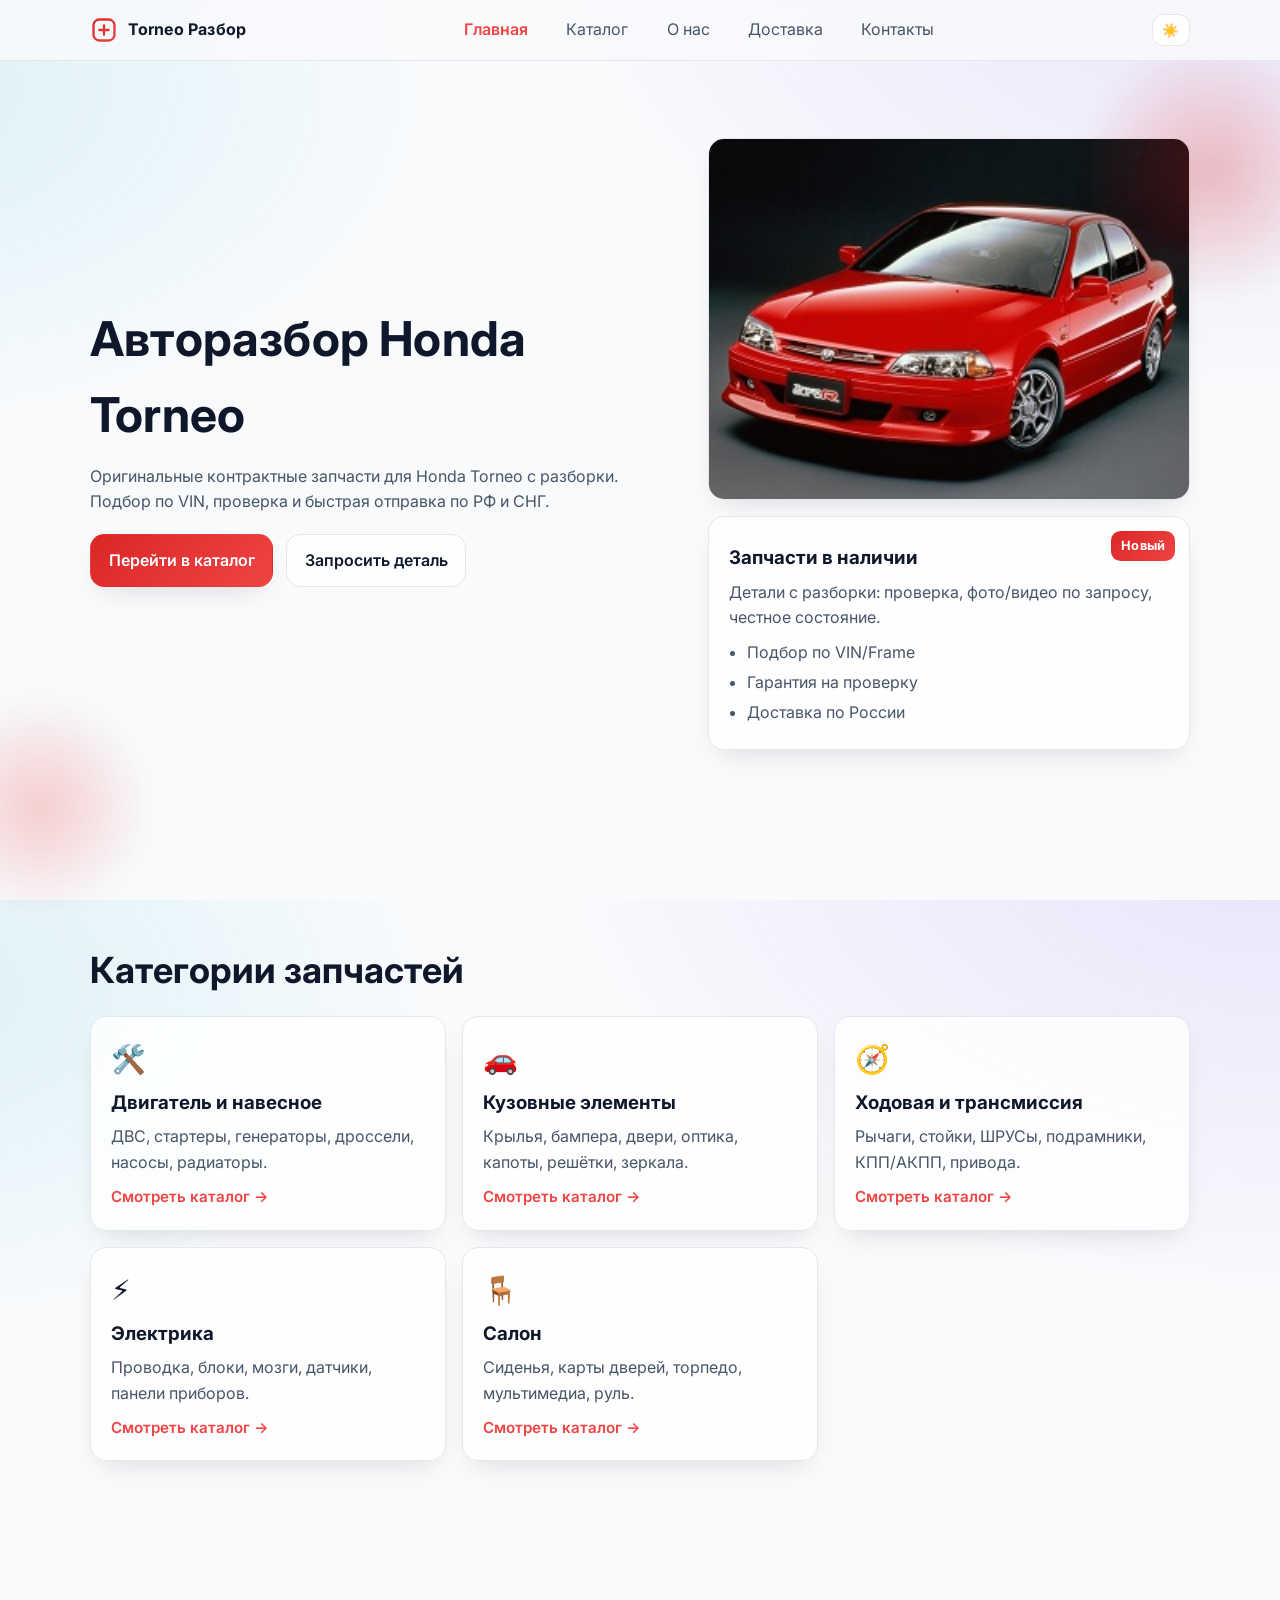
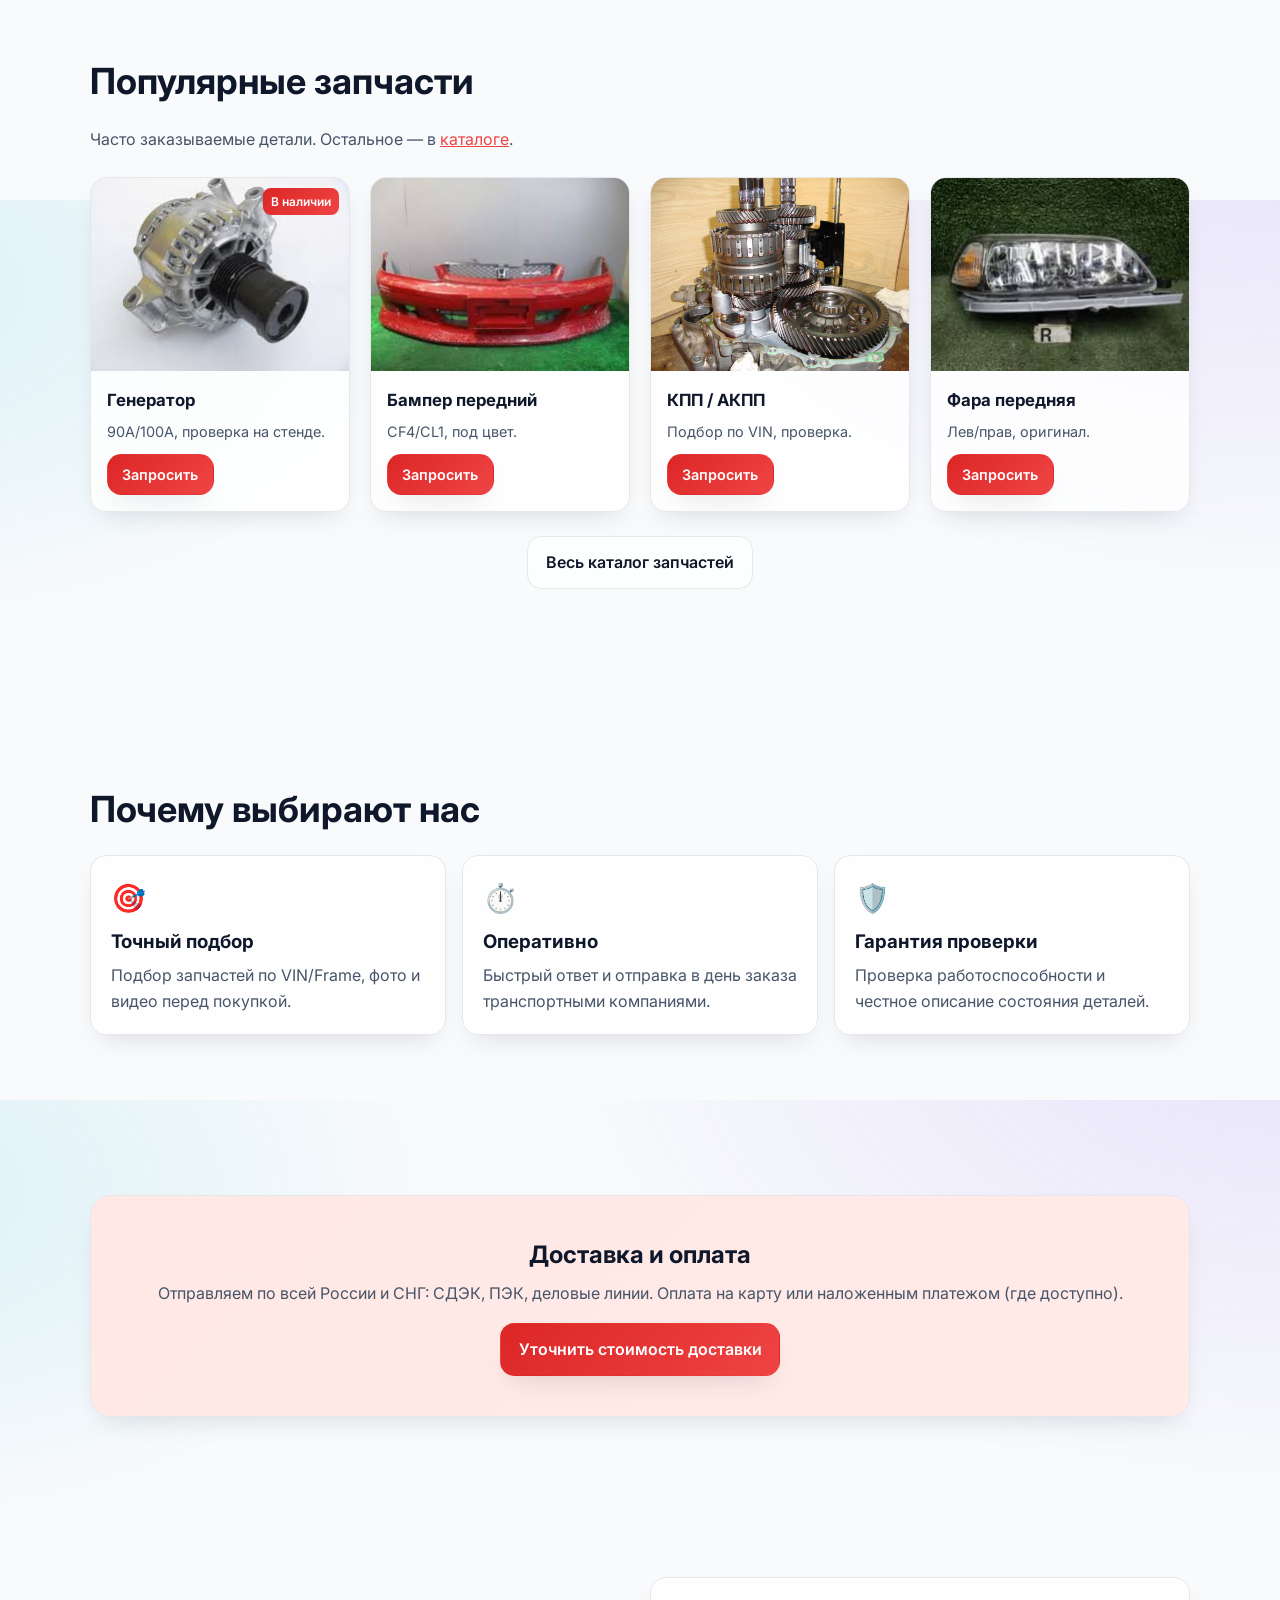
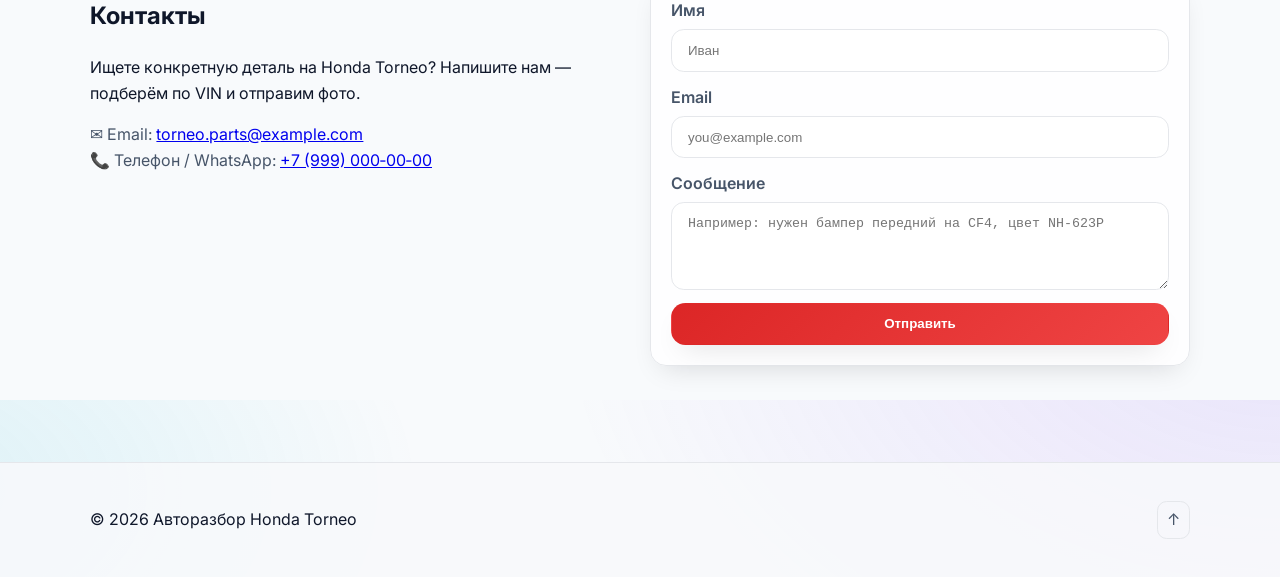
<file: index.html>
<!doctype html>
<html lang="ru">
  <head>
    <meta charset="utf-8" />
    <meta name="viewport" content="width=device-width, initial-scale=1" />
    <title>Авторазбор Honda Torneo — запчасти с разборки</title>
    <meta name="description" content="Авторазбор Honda Torneo: контрактные запчасти с разборки. Подбор по VIN, гарантия проверки, отправка по всей России." />
    <link rel="preconnect" href="https://fonts.googleapis.com" />
    <link rel="preconnect" href="https://fonts.gstatic.com" crossorigin />
    <link href="https://fonts.googleapis.com/css2?family=Inter:wght@400;500;600;700&display=swap" rel="stylesheet" />
    <link rel="stylesheet" href="styles.css" />
  </head>
  <body>
    <a class="skip-link" href="#main">Перейти к содержимому</a>

    <header class="site-header" data-reveal>
      <div class="container header-inner">
        <a href="index.html" class="logo" aria-label="На главную">
          <svg width="28" height="28" viewBox="0 0 24 24" fill="none" aria-hidden="true">
            <defs>
              <linearGradient id="g" x1="0" y1="0" x2="24" y2="24" gradientUnits="userSpaceOnUse">
                <stop stop-color="#dc2626" />
                <stop offset="1" stop-color="#ef4444" />
              </linearGradient>
            </defs>
            <rect x="3" y="3" width="18" height="18" rx="5" stroke="url(#g)" stroke-width="2" />
            <path d="M8 12h8M12 8v8" stroke="url(#g)" stroke-width="2" stroke-linecap="round" />
          </svg>
          <span>Torneo Разбор</span>
        </a>

        <nav class="nav" aria-label="Основная навигация">
          <button class="nav-toggle" aria-expanded="false" aria-controls="nav-list" aria-label="Меню">☰</button>
          <ul id="nav-list">
            <li><a href="index.html" class="nav-active">Главная</a></li>
            <li><a href="catalog.html">Каталог</a></li>
            <li><a href="about.html">О нас</a></li>
            <li><a href="delivery.html">Доставка</a></li>
            <li><a href="contact.html">Контакты</a></li>
          </ul>
        </nav>

        <button class="theme-toggle" id="themeToggle" aria-label="Переключить тему">
          <span class="sun">☀️</span>
          <span class="moon">🌙</span>
        </button>
      </div>
    </header>

    <main id="main">
      <section class="hero section" id="hero">
        <div class="container grid-2">
          <div class="hero-text" data-reveal>
            <h1>Авторазбор Honda Torneo</h1>
            <p>Оригинальные контрактные запчасти для Honda Torneo с разборки. Подбор по VIN, проверка и быстрая отправка по РФ и СНГ.</p>
            <div class="actions">
              <a class="btn btn-primary" href="catalog.html">Перейти в каталог</a>
              <a class="btn btn-ghost" href="contact.html">Запросить деталь</a>
            </div>
          </div>
          <div class="hero-media" data-reveal>
            <div class="hero-img-wrap">
              <img src="images/hero-car.jpg" alt="Honda Torneo — запчасти с разборки" width="400" height="240" />
            </div>
            <div class="glass card hero-card">
              <div class="badge">Новый</div>
              <h3>Запчасти в наличии</h3>
              <p>Детали с разборки: проверка, фото/видео по запросу, честное состояние.</p>
              <ul class="checklist">
                <li>Подбор по VIN/Frame</li>
                <li>Гарантия на проверку</li>
                <li>Доставка по России</li>
              </ul>
            </div>
          </div>
        </div>
        <div class="decor decor-1" aria-hidden="true"></div>
        <div class="decor decor-2" aria-hidden="true"></div>
      </section>

      <section class="section" id="catalog">
        <div class="container">
          <h2 class="section-title" data-reveal>Категории запчастей</h2>
          <div class="features-grid">
            <article class="card" data-reveal>
              <div class="icon">🛠️</div>
              <h3>Двигатель и навесное</h3>
              <p>ДВС, стартеры, генераторы, дроссели, насосы, радиаторы.</p>
              <a class="card-link" href="catalog.html">Смотреть каталог →</a>
            </article>
            <article class="card" data-reveal>
              <div class="icon">🚗</div>
              <h3>Кузовные элементы</h3>
              <p>Крылья, бампера, двери, оптика, капоты, решётки, зеркала.</p>
              <a class="card-link" href="catalog.html">Смотреть каталог →</a>
            </article>
            <article class="card" data-reveal>
              <div class="icon">🧭</div>
              <h3>Ходовая и трансмиссия</h3>
              <p>Рычаги, стойки, ШРУСы, подрамники, КПП/АКПП, привода.</p>
              <a class="card-link" href="catalog.html">Смотреть каталог →</a>
            </article>
            <article class="card" data-reveal>
              <div class="icon">⚡</div>
              <h3>Электрика</h3>
              <p>Проводка, блоки, мозги, датчики, панели приборов.</p>
              <a class="card-link" href="catalog.html">Смотреть каталог →</a>
            </article>
            <article class="card" data-reveal>
              <div class="icon">🪑</div>
              <h3>Салон</h3>
              <p>Сиденья, карты дверей, торпедо, мультимедиа, руль.</p>
              <a class="card-link" href="catalog.html">Смотреть каталог →</a>
            </article>
          </div>
        </div>
      </section>

      <section class="section" id="products">
        <div class="container">
          <h2 class="section-title" data-reveal>Популярные запчасти</h2>
          <p class="section-desc" data-reveal>Часто заказываемые детали. Остальное — в <a href="catalog.html">каталоге</a>.</p>
          <div class="products-grid products-grid--home">
            <article class="product-card card" data-reveal>
              <div class="product-img-wrap">
                <img src="images/alternator-torneo.jpg" alt="Генератор Honda Torneo" width="400" height="300" />
                <span class="product-badge">В наличии</span>
              </div>
              <div class="product-body">
                <h3>Генератор</h3>
                <p>90А/100А, проверка на стенде.</p>
                <a class="btn btn-primary btn-sm" href="contact.html?part=генератор">Запросить</a>
              </div>
            </article>
            <article class="product-card card" data-reveal>
              <div class="product-img-wrap">
                <img src="images/bumper-front-cf4-cl1.jpg" alt="Бампер передний Honda Torneo" width="400" height="300" />
              </div>
              <div class="product-body">
                <h3>Бампер передний</h3>
                <p>CF4/CL1, под цвет.</p>
                <a class="btn btn-primary btn-sm" href="contact.html?part=бампер">Запросить</a>
              </div>
            </article>
            <article class="product-card card" data-reveal>
              <div class="product-img-wrap">
                <img src="images/gearbox-torneo.jpg" alt="КПП Honda Torneo" width="400" height="300" />
              </div>
              <div class="product-body">
                <h3>КПП / АКПП</h3>
                <p>Подбор по VIN, проверка.</p>
                <a class="btn btn-primary btn-sm" href="contact.html?part=кпп">Запросить</a>
              </div>
            </article>
            <article class="product-card card" data-reveal>
              <div class="product-img-wrap">
                <img src="images/headlight-front-torneo.jpg" alt="Фара Honda Torneo" width="400" height="300" />
              </div>
              <div class="product-body">
                <h3>Фара передняя</h3>
                <p>Лев/прав, оригинал.</p>
                <a class="btn btn-primary btn-sm" href="contact.html?part=фара">Запросить</a>
              </div>
            </article>
          </div>
          <p class="products-more" data-reveal><a class="btn btn-ghost" href="catalog.html">Весь каталог запчастей</a></p>
        </div>
      </section>

      <section class="section" id="features">
        <div class="container">
          <h2 class="section-title" data-reveal>Почему выбирают нас</h2>
          <div class="features-grid">
            <article class="card" data-reveal>
              <div class="icon">🎯</div>
              <h3>Точный подбор</h3>
              <p>Подбор запчастей по VIN/Frame, фото и видео перед покупкой.</p>
            </article>
            <article class="card" data-reveal>
              <div class="icon">⏱️</div>
              <h3>Оперативно</h3>
              <p>Быстрый ответ и отправка в день заказа транспортными компаниями.</p>
            </article>
            <article class="card" data-reveal>
              <div class="icon">🛡️</div>
              <h3>Гарантия проверки</h3>
              <p>Проверка работоспособности и честное описание состояния деталей.</p>
            </article>
          </div>
        </div>
      </section>

      <section class="cta section" id="shipping">
        <div class="container cta-inner" data-reveal>
          <h2>Доставка и оплата</h2>
          <p>Отправляем по всей России и СНГ: СДЭК, ПЭК, деловые линии. Оплата на карту или наложенным платежом (где доступно).</p>
          <a class="btn btn-primary" href="contact.html">Уточнить стоимость доставки</a>
        </div>
      </section>

      <section class="section" id="contact">
        <div class="container grid-2 contact-grid">
          <div data-reveal>
            <h2>Контакты</h2>
            <p>Ищете конкретную деталь на Honda Torneo? Напишите нам — подберём по VIN и отправим фото.</p>
            <ul class="contact-list">
              <li>✉️ Email: <a href="mailto:torneo.parts@example.com">torneo.parts@example.com</a></li>
              <li>📞 Телефон / WhatsApp: <a href="https://wa.me/79990000000" target="_blank" rel="noopener">+7 (999) 000‑00‑00</a></li>
            </ul>
          </div>
          <form class="card form" data-reveal onsubmit="event.preventDefault(); alert('Спасибо! Мы свяжемся с вами по вашему запросу запчастей.'); this.reset();">
            <label>
              <span>Имя</span>
              <input type="text" name="name" placeholder="Иван" required />
            </label>
            <label>
              <span>Email</span>
              <input type="email" name="email" placeholder="you@example.com" required />
            </label>
            <label>
              <span>Сообщение</span>
              <textarea name="message" rows="4" placeholder="Например: нужен бампер передний на CF4, цвет NH-623P" required></textarea>
            </label>
            <button class="btn btn-primary" type="submit">Отправить</button>
          </form>
        </div>
      </section>
    </main>

    <footer class="site-footer">
      <div class="container footer-inner">
        <p>© <span id="year"></span> Авторазбор Honda Torneo</p>
        <a href="#hero" class="to-top" aria-label="Наверх">↑</a>
      </div>
    </footer>

    <script src="script.js"></script>

<!-- Yandex.Metrika counter -->
<script type="text/javascript">
    (function(m,e,t,r,i,k,a){
        m[i]=m[i]||function(){(m[i].a=m[i].a||[]).push(arguments)};
        m[i].l=1*new Date();
        for (var j = 0; j < document.scripts.length; j++) {if (document.scripts[j].src === r) { return; }}
        k=e.createElement(t),a=e.getElementsByTagName(t)[0],k.async=1,k.src=r,a.parentNode.insertBefore(k,a)
    })(window, document,'script','https://mc.yandex.ru/metrika/tag.js?id=107154967', 'ym');

    ym(107154967, 'init', {ssr:true, webvisor:true, clickmap:true, ecommerce:"dataLayer", referrer: document.referrer, url: location.href, accurateTrackBounce:true, trackLinks:true});
</script>
<noscript><div><img src="https://mc.yandex.ru/watch/107154967" style="position:absolute; left:-9999px;" alt="" /></div></noscript>
<!-- /Yandex.Metrika counter -->
  </body>
  </html>
</file>
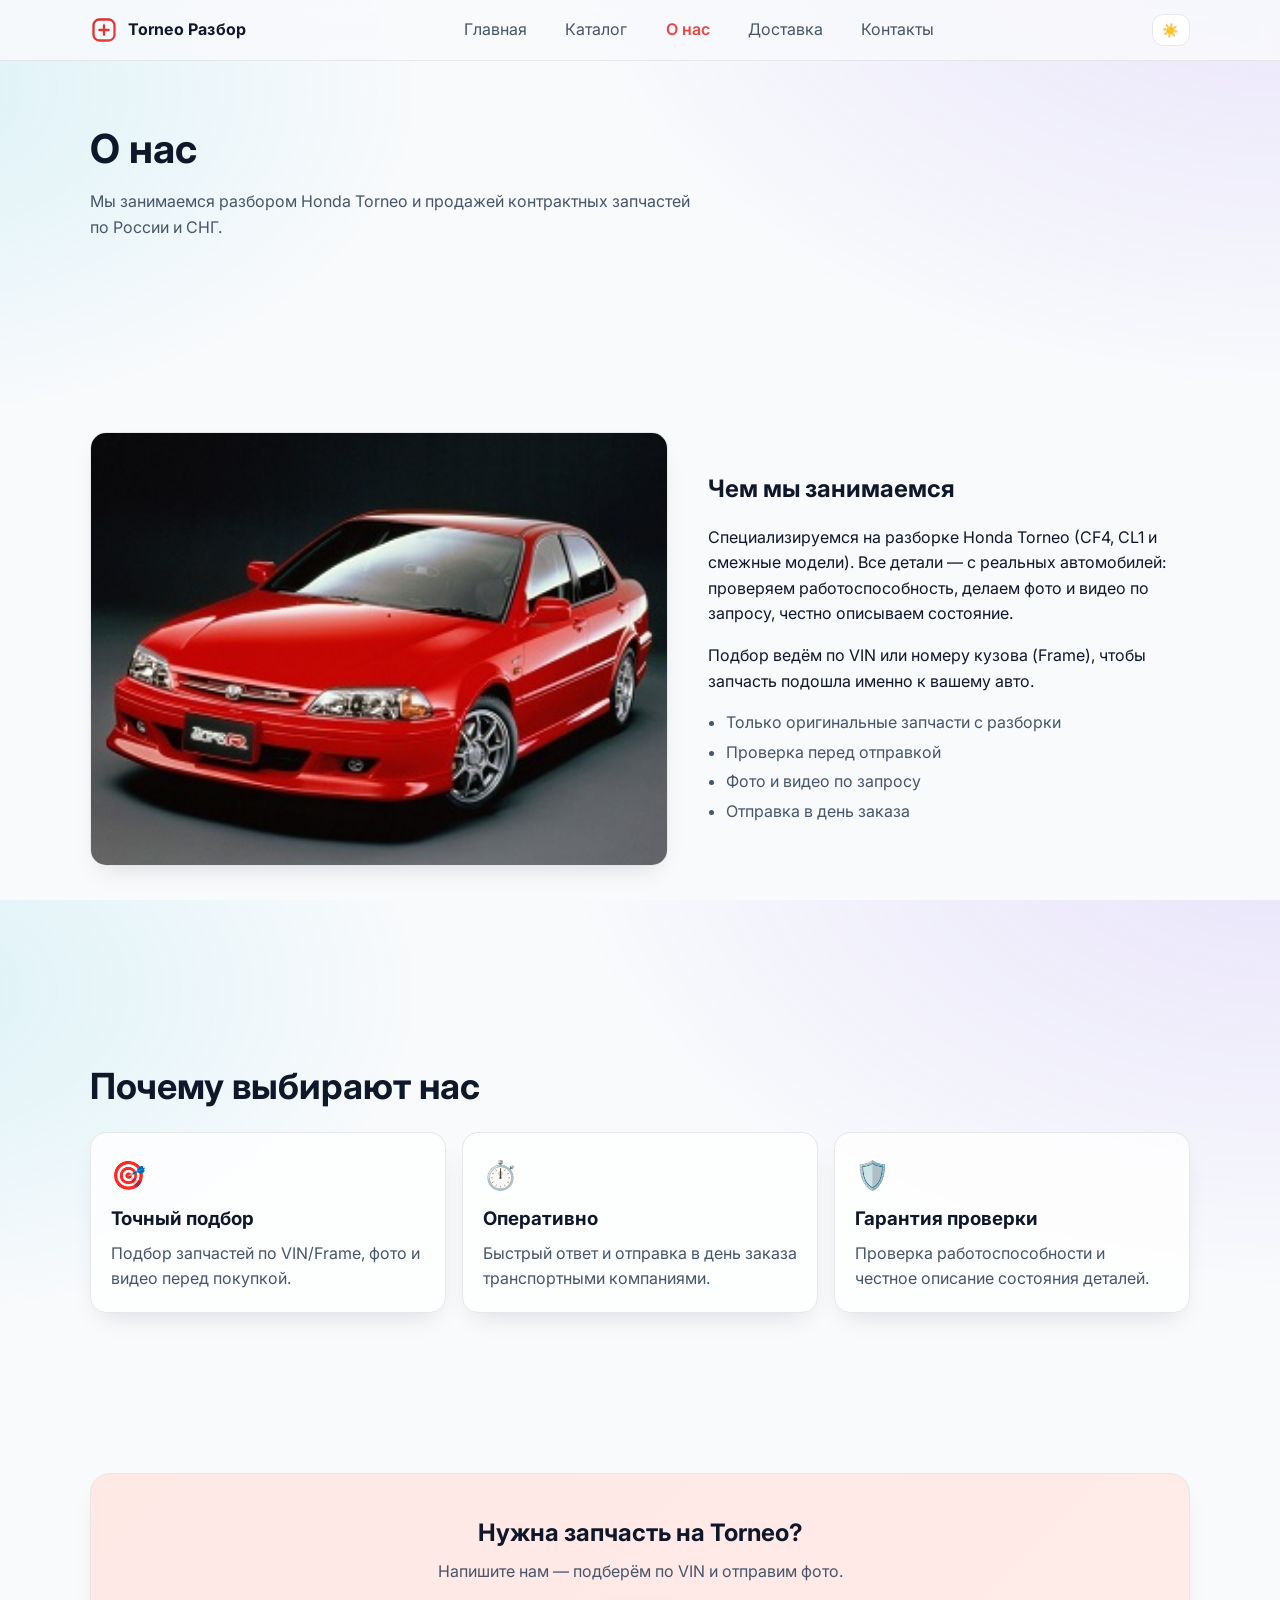
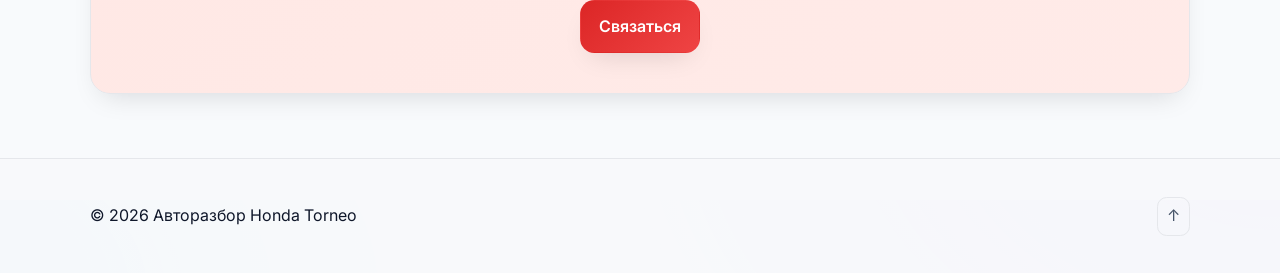
<file: about.html>
<!doctype html>
<html lang="ru">
  <head>
    <meta charset="utf-8" />
    <meta name="viewport" content="width=device-width, initial-scale=1" />
    <title>О нас — Авторазбор Honda Torneo</title>
    <meta name="description" content="О компании: авторазбор Honda Torneo, контрактные запчасти, подбор по VIN, гарантия проверки." />
    <link rel="preconnect" href="https://fonts.googleapis.com" />
    <link rel="preconnect" href="https://fonts.gstatic.com" crossorigin />
    <link href="https://fonts.googleapis.com/css2?family=Inter:wght@400;500;600;700&display=swap" rel="stylesheet" />
    <link rel="stylesheet" href="styles.css" />
  </head>
  <body>
    <a class="skip-link" href="#main">Перейти к содержимому</a>

    <header class="site-header" data-reveal>
      <div class="container header-inner">
        <a href="index.html" class="logo" aria-label="На главную">
          <svg width="28" height="28" viewBox="0 0 24 24" fill="none" aria-hidden="true">
            <defs>
              <linearGradient id="g" x1="0" y1="0" x2="24" y2="24" gradientUnits="userSpaceOnUse">
                <stop stop-color="#dc2626" />
                <stop offset="1" stop-color="#ef4444" />
              </linearGradient>
            </defs>
            <rect x="3" y="3" width="18" height="18" rx="5" stroke="url(#g)" stroke-width="2" />
            <path d="M8 12h8M12 8v8" stroke="url(#g)" stroke-width="2" stroke-linecap="round" />
          </svg>
          <span>Torneo Разбор</span>
        </a>

        <nav class="nav" aria-label="Основная навигация">
          <button class="nav-toggle" aria-expanded="false" aria-controls="nav-list" aria-label="Меню">☰</button>
          <ul id="nav-list">
            <li><a href="index.html">Главная</a></li>
            <li><a href="catalog.html">Каталог</a></li>
            <li><a href="about.html" class="nav-active">О нас</a></li>
            <li><a href="delivery.html">Доставка</a></li>
            <li><a href="contact.html">Контакты</a></li>
          </ul>
        </nav>

        <button class="theme-toggle" id="themeToggle" aria-label="Переключить тему">
          <span class="sun">☀️</span>
          <span class="moon">🌙</span>
        </button>
      </div>
    </header>

    <main id="main">
      <section class="section page-head">
        <div class="container">
          <h1 class="page-title" data-reveal>О нас</h1>
          <p class="page-desc" data-reveal">Мы занимаемся разбором Honda Torneo и продажей контрактных запчастей по России и СНГ.</p>
        </div>
      </section>

      <section class="section">
        <div class="container grid-2 about-grid">
          <div class="about-media" data-reveal>
            <div class="about-img-wrap card">
              <img src="images/hero-car.jpg" alt="Honda Torneo — авторазбор" width="400" height="240" />
            </div>
          </div>
          <div class="about-text" data-reveal>
            <h2>Чем мы занимаемся</h2>
            <p>Специализируемся на разборке Honda Torneo (CF4, CL1 и смежные модели). Все детали — с реальных автомобилей: проверяем работоспособность, делаем фото и видео по запросу, честно описываем состояние.</p>
            <p>Подбор ведём по VIN или номеру кузова (Frame), чтобы запчасть подошла именно к вашему авто.</p>
            <ul class="checklist">
              <li>Только оригинальные запчасти с разборки</li>
              <li>Проверка перед отправкой</li>
              <li>Фото и видео по запросу</li>
              <li>Отправка в день заказа</li>
            </ul>
          </div>
        </div>
      </section>

      <section class="section" id="features">
        <div class="container">
          <h2 class="section-title" data-reveal>Почему выбирают нас</h2>
          <div class="features-grid">
            <article class="card" data-reveal>
              <div class="icon">🎯</div>
              <h3>Точный подбор</h3>
              <p>Подбор запчастей по VIN/Frame, фото и видео перед покупкой.</p>
            </article>
            <article class="card" data-reveal>
              <div class="icon">⏱️</div>
              <h3>Оперативно</h3>
              <p>Быстрый ответ и отправка в день заказа транспортными компаниями.</p>
            </article>
            <article class="card" data-reveal>
              <div class="icon">🛡️</div>
              <h3>Гарантия проверки</h3>
              <p>Проверка работоспособности и честное описание состояния деталей.</p>
            </article>
          </div>
        </div>
      </section>

      <section class="cta section">
        <div class="container cta-inner" data-reveal>
          <h2>Нужна запчасть на Torneo?</h2>
          <p>Напишите нам — подберём по VIN и отправим фото.</p>
          <a class="btn btn-primary" href="contact.html">Связаться</a>
        </div>
      </section>
    </main>

    <footer class="site-footer">
      <div class="container footer-inner">
        <p>© <span id="year"></span> Авторазбор Honda Torneo</p>
        <a href="#" class="to-top" aria-label="Наверх">↑</a>
      </div>
    </footer>

    <script src="script.js"></script>
  </body>
</html>
</file>
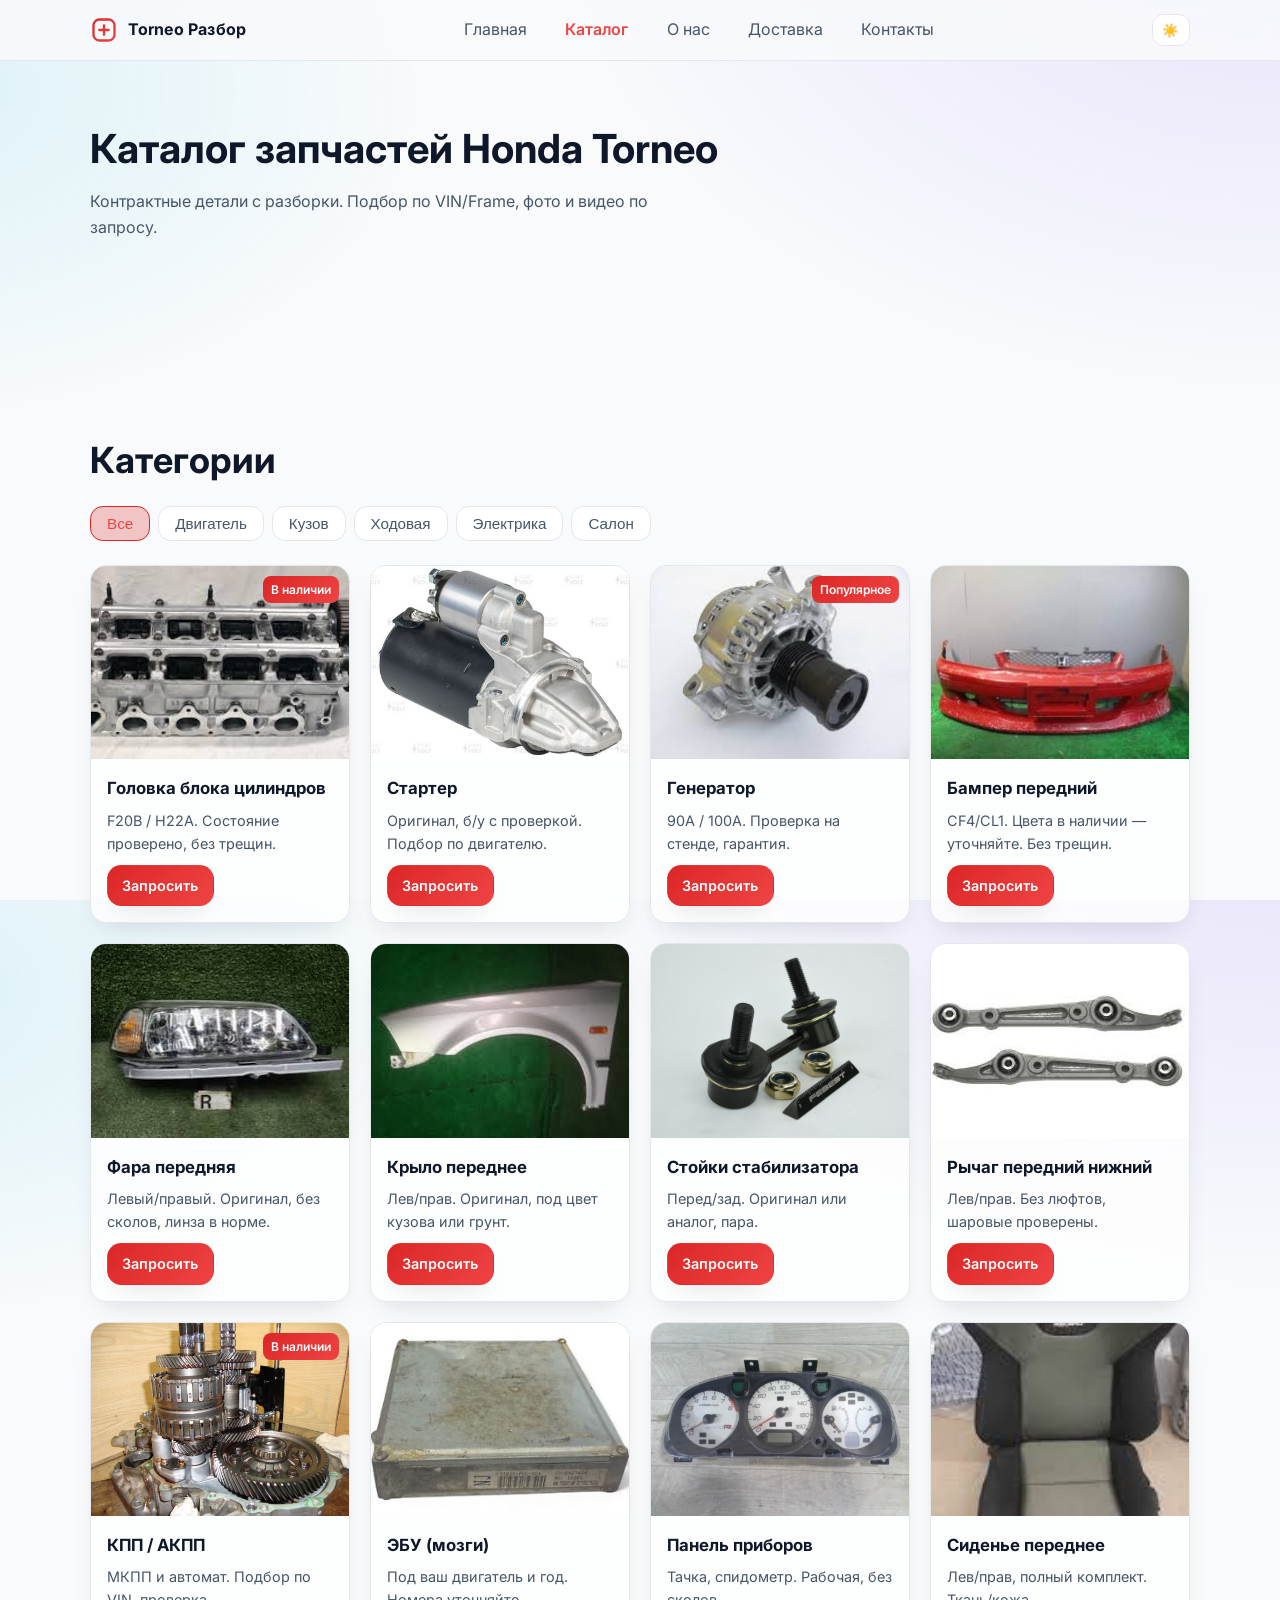
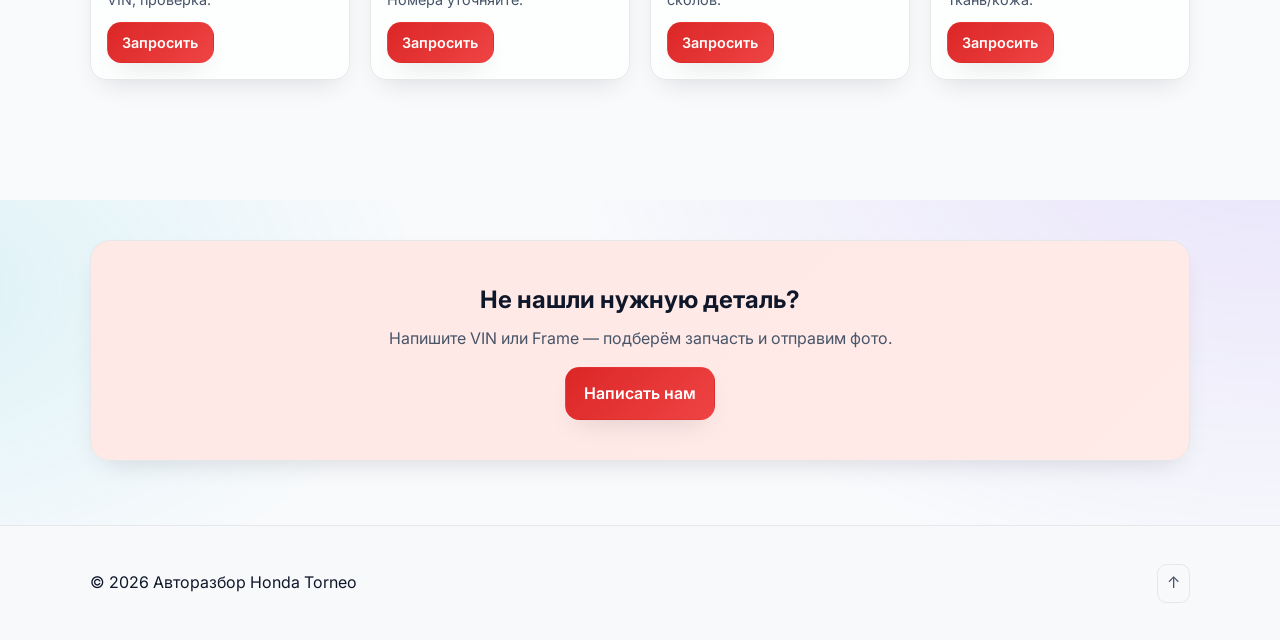
<file: catalog.html>
<!doctype html>
<html lang="ru">
  <head>
    <meta charset="utf-8" />
    <meta name="viewport" content="width=device-width, initial-scale=1" />
    <title>Каталог запчастей — Honda Torneo | Авторазбор</title>
    <meta name="description" content="Каталог контрактных запчастей Honda Torneo: двигатель, кузов, ходовая, электрика, салон. Подбор по VIN." />
    <link rel="preconnect" href="https://fonts.googleapis.com" />
    <link rel="preconnect" href="https://fonts.gstatic.com" crossorigin />
    <link href="https://fonts.googleapis.com/css2?family=Inter:wght@400;500;600;700&display=swap" rel="stylesheet" />
    <link rel="stylesheet" href="styles.css" />
  </head>
  <body>
    <a class="skip-link" href="#main">Перейти к содержимому</a>

    <header class="site-header" data-reveal>
      <div class="container header-inner">
        <a href="index.html" class="logo" aria-label="На главную">
          <svg width="28" height="28" viewBox="0 0 24 24" fill="none" aria-hidden="true">
            <defs>
              <linearGradient id="g" x1="0" y1="0" x2="24" y2="24" gradientUnits="userSpaceOnUse">
                <stop stop-color="#dc2626" />
                <stop offset="1" stop-color="#ef4444" />
              </linearGradient>
            </defs>
            <rect x="3" y="3" width="18" height="18" rx="5" stroke="url(#g)" stroke-width="2" />
            <path d="M8 12h8M12 8v8" stroke="url(#g)" stroke-width="2" stroke-linecap="round" />
          </svg>
          <span>Torneo Разбор</span>
        </a>

        <nav class="nav" aria-label="Основная навигация">
          <button class="nav-toggle" aria-expanded="false" aria-controls="nav-list" aria-label="Меню">☰</button>
          <ul id="nav-list">
            <li><a href="index.html">Главная</a></li>
            <li><a href="catalog.html" class="nav-active">Каталог</a></li>
            <li><a href="about.html">О нас</a></li>
            <li><a href="delivery.html">Доставка</a></li>
            <li><a href="contact.html">Контакты</a></li>
          </ul>
        </nav>

        <button class="theme-toggle" id="themeToggle" aria-label="Переключить тему">
          <span class="sun">☀️</span>
          <span class="moon">🌙</span>
        </button>
      </div>
    </header>

    <main id="main">
      <section class="section page-head">
        <div class="container">
          <h1 class="page-title" data-reveal>Каталог запчастей Honda Torneo</h1>
          <p class="page-desc" data-reveal>Контрактные детали с разборки. Подбор по VIN/Frame, фото и видео по запросу.</p>
        </div>
      </section>

      <section class="section" id="categories">
        <div class="container">
          <h2 class="section-title" data-reveal>Категории</h2>
          <div class="categories-filter">
            <button class="filter-btn active" data-category="all">Все</button>
            <button class="filter-btn" data-category="engine">Двигатель</button>
            <button class="filter-btn" data-category="body">Кузов</button>
            <button class="filter-btn" data-category="chassis">Ходовая</button>
            <button class="filter-btn" data-category="electric">Электрика</button>
            <button class="filter-btn" data-category="interior">Салон</button>
          </div>

          <div class="products-grid">
            <article class="product-card card" data-reveal data-category="engine">
              <div class="product-img-wrap">
                <img src="images/engine-head-f20b-h22a.jpg" alt="Головка блока цилиндров Honda Torneo (F20B / H22A)" width="400" height="300" />
                <span class="product-badge">В наличии</span>
              </div>
              <div class="product-body">
                <h3>Головка блока цилиндров</h3>
                <p>F20B / H22A. Состояние проверено, без трещин.</p>
                <a class="btn btn-primary btn-sm" href="contact.html?part=гбц">Запросить</a>
              </div>
            </article>
            <article class="product-card card" data-reveal data-category="engine">
              <div class="product-img-wrap">
                <img src="images/starter-torneo.jpg" alt="Стартер Honda Torneo" width="400" height="300" />
              </div>
              <div class="product-body">
                <h3>Стартер</h3>
                <p>Оригинал, б/у с проверкой. Подбор по двигателю.</p>
                <a class="btn btn-primary btn-sm" href="contact.html?part=стартер">Запросить</a>
              </div>
            </article>
            <article class="product-card card" data-reveal data-category="engine">
              <div class="product-img-wrap">
                <img src="images/alternator-torneo.jpg" alt="Генератор Honda Torneo" width="400" height="300" />
                <span class="product-badge">Популярное</span>
              </div>
              <div class="product-body">
                <h3>Генератор</h3>
                <p>90А / 100А. Проверка на стенде, гарантия.</p>
                <a class="btn btn-primary btn-sm" href="contact.html?part=генератор">Запросить</a>
              </div>
            </article>
            <article class="product-card card" data-reveal data-category="body">
              <div class="product-img-wrap">
                <img src="images/bumper-front-cf4-cl1.jpg" alt="Передний бампер Honda Torneo CF4/CL1" width="400" height="300" />
              </div>
              <div class="product-body">
                <h3>Бампер передний</h3>
                <p>CF4/CL1. Цвета в наличии — уточняйте. Без трещин.</p>
                <a class="btn btn-primary btn-sm" href="contact.html?part=бампер">Запросить</a>
              </div>
            </article>
            <article class="product-card card" data-reveal data-category="body">
              <div class="product-img-wrap">
                <img src="images/headlight-front-torneo.jpg" alt="Фара передняя Honda Torneo" width="400" height="300" />
              </div>
              <div class="product-body">
                <h3>Фара передняя</h3>
                <p>Левый/правый. Оригинал, без сколов, линза в норме.</p>
                <a class="btn btn-primary btn-sm" href="contact.html?part=фара">Запросить</a>
              </div>
            </article>
            <article class="product-card card" data-reveal data-category="body">
              <div class="product-img-wrap">
                <img src="images/fender-front-torneo.jpg" alt="Крыло переднее Honda Torneo" width="400" height="300" />
              </div>
              <div class="product-body">
                <h3>Крыло переднее</h3>
                <p>Лев/прав. Оригинал, под цвет кузова или грунт.</p>
                <a class="btn btn-primary btn-sm" href="contact.html?part=крыло">Запросить</a>
              </div>
            </article>
            <article class="product-card card" data-reveal data-category="chassis">
              <div class="product-img-wrap">
                <img src="images/stabilizer-links-torneo.jpg" alt="Стойки стабилизатора Honda Torneo" width="400" height="300" />
              </div>
              <div class="product-body">
                <h3>Стойки стабилизатора</h3>
                <p>Перед/зад. Оригинал или аналог, пара.</p>
                <a class="btn btn-primary btn-sm" href="contact.html?part=стойки">Запросить</a>
              </div>
            </article>
            <article class="product-card card" data-reveal data-category="chassis">
              <div class="product-img-wrap">
                <img src="images/control-arm-front-lower.jpg" alt="Рычаг передний нижний Honda Torneo" width="400" height="300" />
              </div>
              <div class="product-body">
                <h3>Рычаг передний нижний</h3>
                <p>Лев/прав. Без люфтов, шаровые проверены.</p>
                <a class="btn btn-primary btn-sm" href="contact.html?part=рычаг">Запросить</a>
              </div>
            </article>
            <article class="product-card card" data-reveal data-category="chassis">
              <div class="product-img-wrap">
                <img src="images/gearbox-torneo.jpg" alt="КПП / АКПП Honda Torneo" width="400" height="300" />
                <span class="product-badge">В наличии</span>
              </div>
              <div class="product-body">
                <h3>КПП / АКПП</h3>
                <p>МКПП и автомат. Подбор по VIN, проверка.</p>
                <a class="btn btn-primary btn-sm" href="contact.html?part=кпп">Запросить</a>
              </div>
            </article>
            <article class="product-card card" data-reveal data-category="electric">
              <div class="product-img-wrap">
                <img src="images/ecu-torneo.jpg" alt="ЭБУ Honda Torneo" width="400" height="300" />
              </div>
              <div class="product-body">
                <h3>ЭБУ (мозги)</h3>
                <p>Под ваш двигатель и год. Номера уточняйте.</p>
                <a class="btn btn-primary btn-sm" href="contact.html?part=эбу">Запросить</a>
              </div>
            </article>
            <article class="product-card card" data-reveal data-category="interior">
              <div class="product-img-wrap">
                <img src="images/dashboard-cluster-torneo.jpg" alt="Панель приборов Honda Torneo" width="400" height="300" />
              </div>
              <div class="product-body">
                <h3>Панель приборов</h3>
                <p>Тачка, спидометр. Рабочая, без сколов.</p>
                <a class="btn btn-primary btn-sm" href="contact.html?part=панель">Запросить</a>
              </div>
            </article>
            <article class="product-card card" data-reveal data-category="interior">
              <div class="product-img-wrap">
                <img src="images/front-seat-torneo.jpg" alt="Сиденье переднее Honda Torneo" width="400" height="300" />
              </div>
              <div class="product-body">
                <h3>Сиденье переднее</h3>
                <p>Лев/прав, полный комплект. Ткань/кожа.</p>
                <a class="btn btn-primary btn-sm" href="contact.html?part=сиденье">Запросить</a>
              </div>
            </article>
          </div>
        </div>
      </section>

      <section class="cta section">
        <div class="container cta-inner" data-reveal>
          <h2>Не нашли нужную деталь?</h2>
          <p>Напишите VIN или Frame — подберём запчасть и отправим фото.</p>
          <a class="btn btn-primary" href="contact.html">Написать нам</a>
        </div>
      </section>
    </main>

    <footer class="site-footer">
      <div class="container footer-inner">
        <p>© <span id="year"></span> Авторазбор Honda Torneo</p>
        <a href="#" class="to-top" aria-label="Наверх">↑</a>
      </div>
    </footer>

    <script src="script.js"></script>
    <script>
      (function filterProducts() {
        const btns = document.querySelectorAll('.filter-btn');
        const cards = document.querySelectorAll('.product-card');
        if (!btns.length || !cards.length) return;
        btns.forEach(btn => {
          btn.addEventListener('click', function() {
            btns.forEach(b => b.classList.remove('active'));
            this.classList.add('active');
            const cat = this.getAttribute('data-category');
            cards.forEach(card => {
              const cardCat = card.getAttribute('data-category');
              card.style.display = (cat === 'all' || cardCat === cat) ? '' : 'none';
            });
          });
        });
      })();
    </script>
  </body>
</html>
</file>
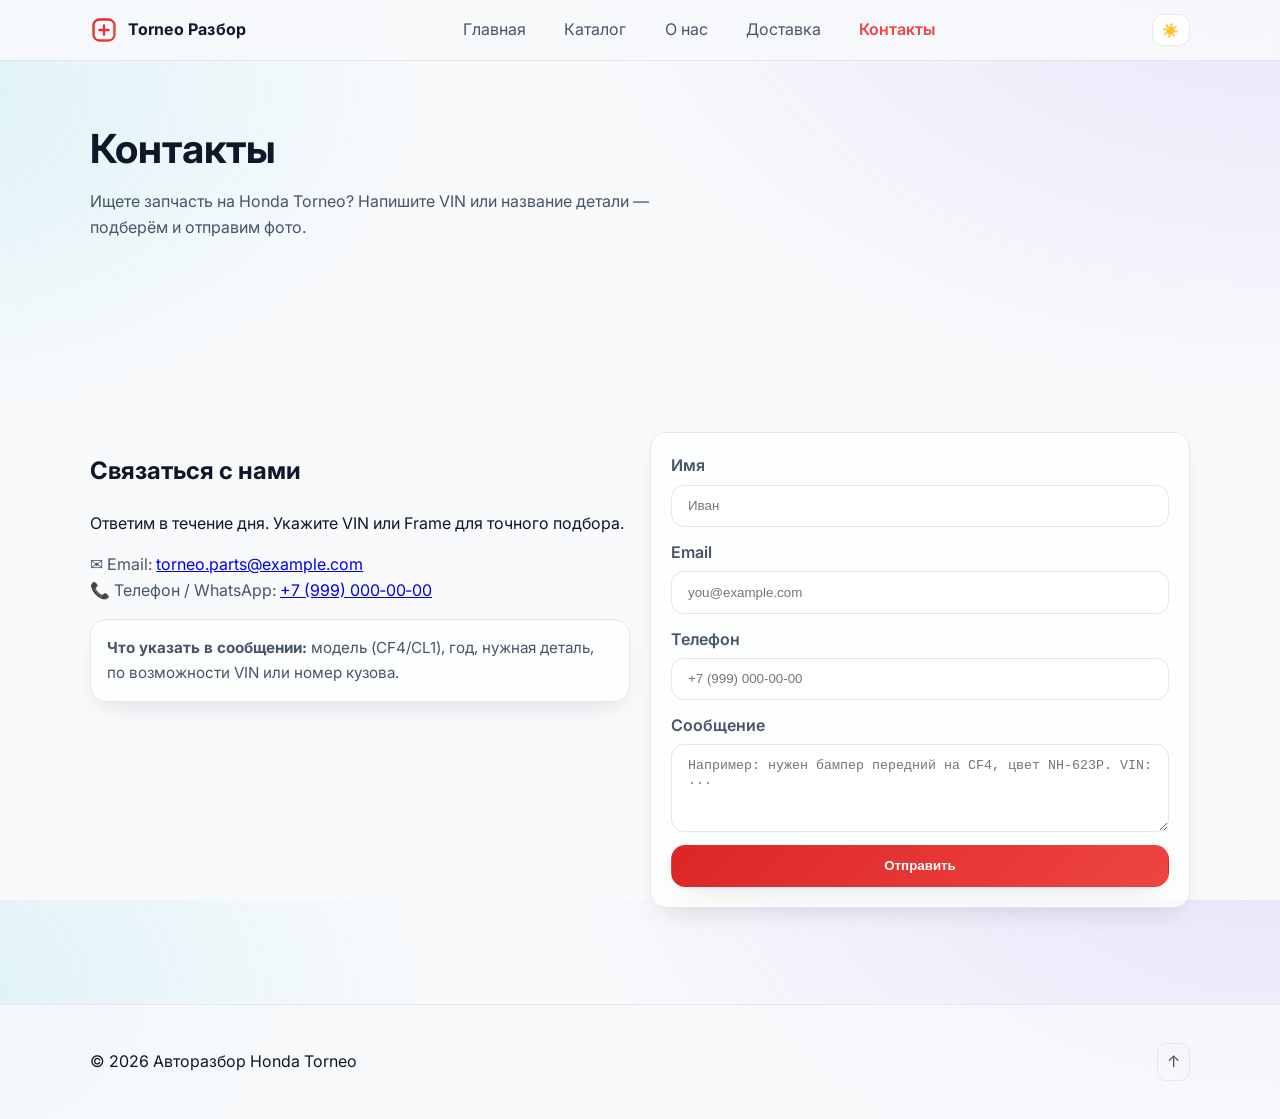
<file: contact.html>
<!doctype html>
<html lang="ru">
  <head>
    <meta charset="utf-8" />
    <meta name="viewport" content="width=device-width, initial-scale=1" />
    <title>Контакты — Honda Torneo | Авторазбор</title>
    <meta name="description" content="Связаться с авторазбором Honda Torneo: email, WhatsApp. Запрос запчастей по VIN." />
    <link rel="preconnect" href="https://fonts.googleapis.com" />
    <link rel="preconnect" href="https://fonts.gstatic.com" crossorigin />
    <link href="https://fonts.googleapis.com/css2?family=Inter:wght@400;500;600;700&display=swap" rel="stylesheet" />
    <link rel="stylesheet" href="styles.css" />
  </head>
  <body>
    <a class="skip-link" href="#main">Перейти к содержимому</a>

    <header class="site-header" data-reveal>
      <div class="container header-inner">
        <a href="index.html" class="logo" aria-label="На главную">
          <svg width="28" height="28" viewBox="0 0 24 24" fill="none" aria-hidden="true">
            <defs>
              <linearGradient id="g" x1="0" y1="0" x2="24" y2="24" gradientUnits="userSpaceOnUse">
                <stop stop-color="#dc2626" />
                <stop offset="1" stop-color="#ef4444" />
              </linearGradient>
            </defs>
            <rect x="3" y="3" width="18" height="18" rx="5" stroke="url(#g)" stroke-width="2" />
            <path d="M8 12h8M12 8v8" stroke="url(#g)" stroke-width="2" stroke-linecap="round" />
          </svg>
          <span>Torneo Разбор</span>
        </a>

        <nav class="nav" aria-label="Основная навигация">
          <button class="nav-toggle" aria-expanded="false" aria-controls="nav-list" aria-label="Меню">☰</button>
          <ul id="nav-list">
            <li><a href="index.html">Главная</a></li>
            <li><a href="catalog.html">Каталог</a></li>
            <li><a href="about.html">О нас</a></li>
            <li><a href="delivery.html">Доставка</a></li>
            <li><a href="contact.html" class="nav-active">Контакты</a></li>
          </ul>
        </nav>

        <button class="theme-toggle" id="themeToggle" aria-label="Переключить тему">
          <span class="sun">☀️</span>
          <span class="moon">🌙</span>
        </button>
      </div>
    </header>

    <main id="main">
      <section class="section page-head">
        <div class="container">
          <h1 class="page-title" data-reveal>Контакты</h1>
          <p class="page-desc" data-reveal">Ищете запчасть на Honda Torneo? Напишите VIN или название детали — подберём и отправим фото.</p>
        </div>
      </section>

      <section class="section" id="contact">
        <div class="container grid-2 contact-grid">
          <div data-reveal>
            <h2>Связаться с нами</h2>
            <p>Ответим в течение дня. Укажите VIN или Frame для точного подбора.</p>
            <ul class="contact-list">
              <li>✉️ Email: <a href="mailto:torneo.parts@example.com">torneo.parts@example.com</a></li>
              <li>📞 Телефон / WhatsApp: <a href="https://wa.me/79990000000" target="_blank" rel="noopener">+7 (999) 000‑00‑00</a></li>
            </ul>
            <div class="contact-note card">
              <p><strong>Что указать в сообщении:</strong> модель (CF4/CL1), год, нужная деталь, по возможности VIN или номер кузова.</p>
            </div>
          </div>
          <form class="card form" data-reveal id="contactForm" onsubmit="event.preventDefault(); alert('Спасибо! Мы свяжемся с вами по вашему запросу запчастей.'); this.reset();">
            <label>
              <span>Имя</span>
              <input type="text" name="name" placeholder="Иван" required />
            </label>
            <label>
              <span>Email</span>
              <input type="email" name="email" placeholder="you@example.com" required />
            </label>
            <label>
              <span>Телефон</span>
              <input type="tel" name="phone" placeholder="+7 (999) 000-00-00" />
            </label>
            <label>
              <span>Сообщение</span>
              <textarea name="message" rows="4" placeholder="Например: нужен бампер передний на CF4, цвет NH-623P. VIN: ..." required></textarea>
            </label>
            <button class="btn btn-primary" type="submit">Отправить</button>
          </form>
        </div>
      </section>
    </main>

    <footer class="site-footer">
      <div class="container footer-inner">
        <p>© <span id="year"></span> Авторазбор Honda Torneo</p>
        <a href="#" class="to-top" aria-label="Наверх">↑</a>
      </div>
    </footer>

    <script src="script.js"></script>
    <script>
      (function fillPartFromUrl() {
        var params = new URLSearchParams(window.location.search);
        var part = params.get('part');
        var textarea = document.querySelector('#contactForm textarea[name="message"]');
        if (part && textarea) textarea.placeholder = 'Интересует: ' + decodeURIComponent(part) + '. Укажите VIN или модель (CF4/CL1), год.';
      })();
    </script>
  </body>
</html>
</file>
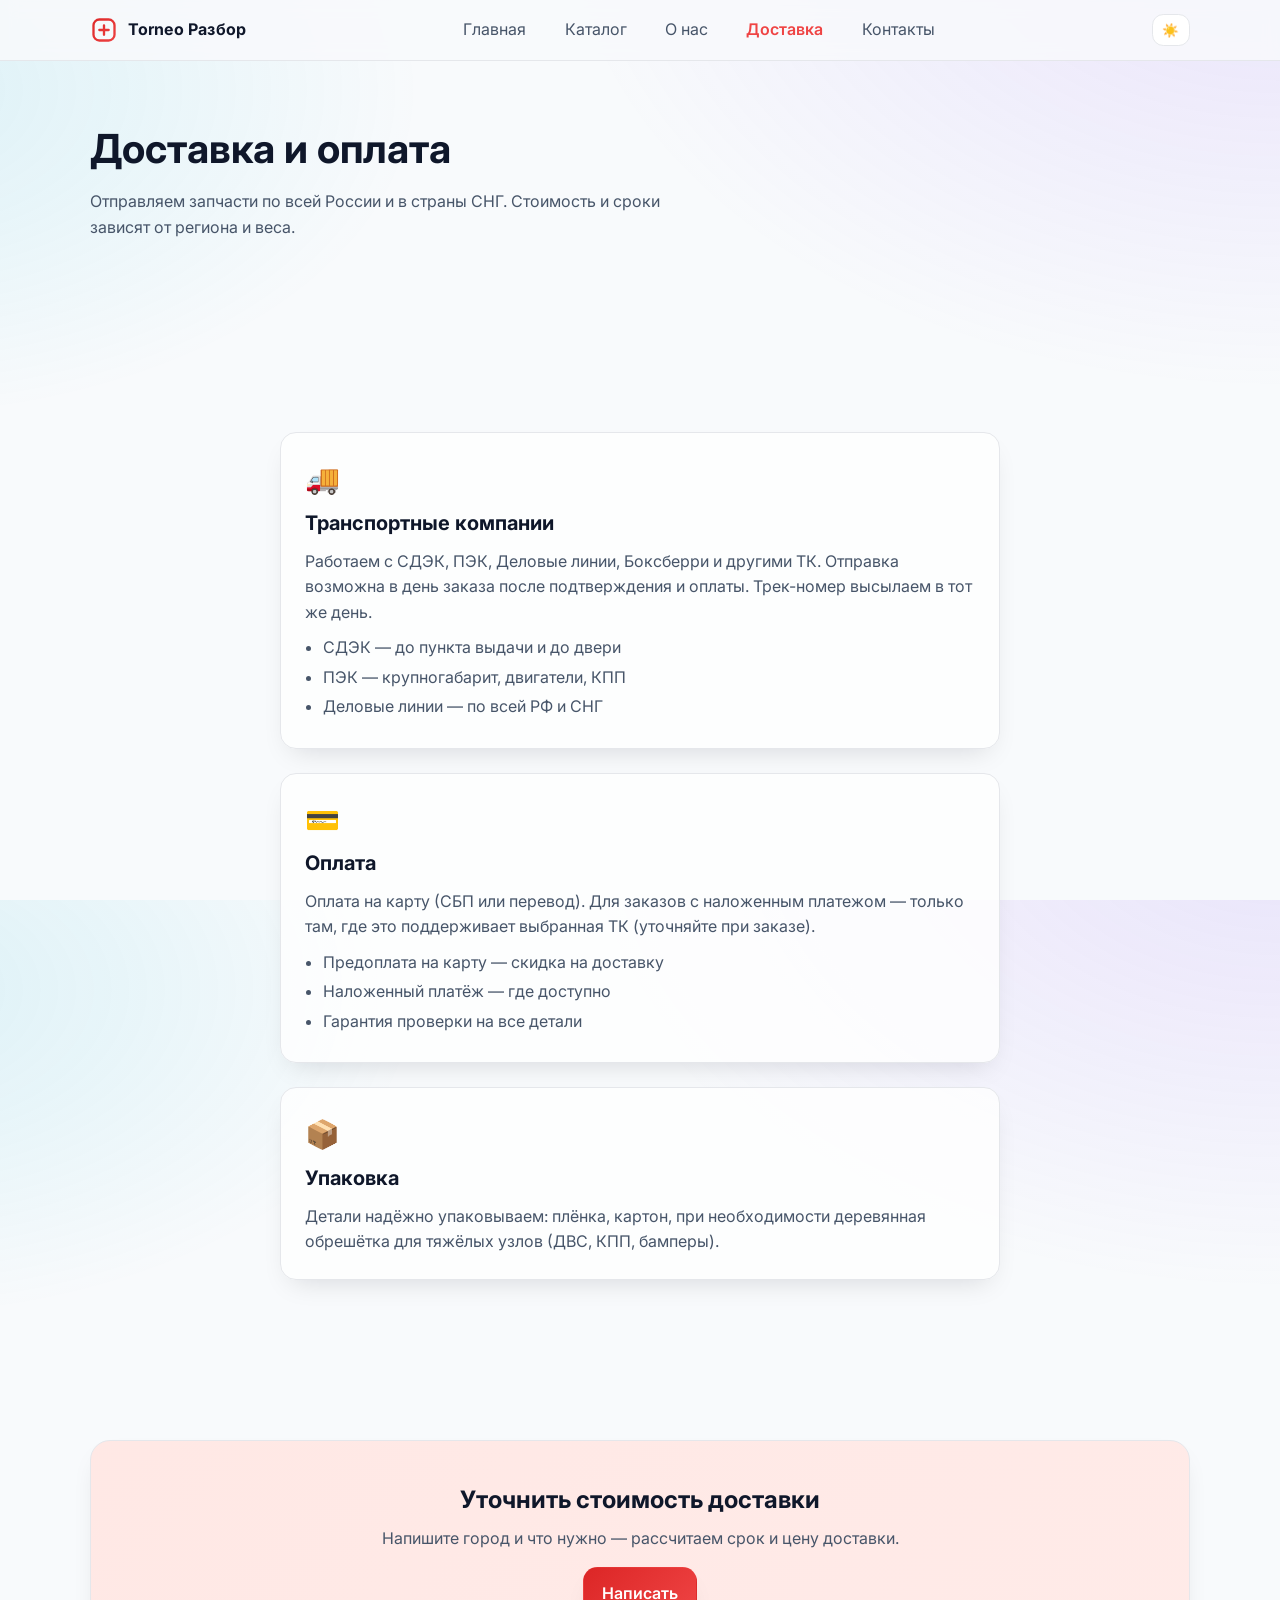
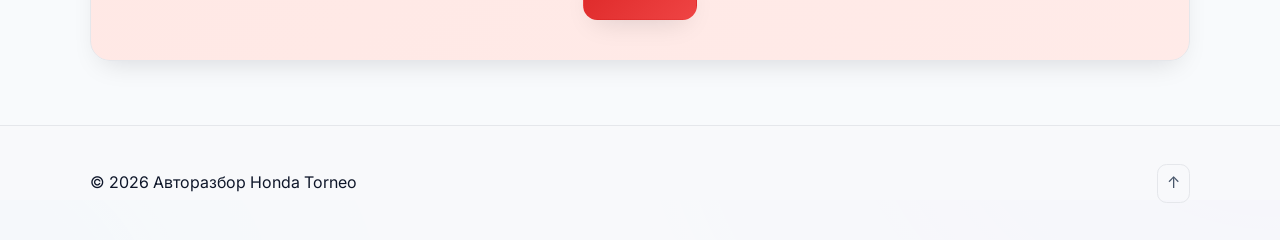
<file: delivery.html>
<!doctype html>
<html lang="ru">
  <head>
    <meta charset="utf-8" />
    <meta name="viewport" content="width=device-width, initial-scale=1" />
    <title>Доставка и оплата — Honda Torneo | Авторазбор</title>
    <meta name="description" content="Доставка запчастей Honda Torneo: СДЭК, ПЭК, Деловые линии. Оплата на карту и наложенный платёж." />
    <link rel="preconnect" href="https://fonts.googleapis.com" />
    <link rel="preconnect" href="https://fonts.gstatic.com" crossorigin />
    <link href="https://fonts.googleapis.com/css2?family=Inter:wght@400;500;600;700&display=swap" rel="stylesheet" />
    <link rel="stylesheet" href="styles.css" />
  </head>
  <body>
    <a class="skip-link" href="#main">Перейти к содержимому</a>

    <header class="site-header" data-reveal>
      <div class="container header-inner">
        <a href="index.html" class="logo" aria-label="На главную">
          <svg width="28" height="28" viewBox="0 0 24 24" fill="none" aria-hidden="true">
            <defs>
              <linearGradient id="g" x1="0" y1="0" x2="24" y2="24" gradientUnits="userSpaceOnUse">
                <stop stop-color="#dc2626" />
                <stop offset="1" stop-color="#ef4444" />
              </linearGradient>
            </defs>
            <rect x="3" y="3" width="18" height="18" rx="5" stroke="url(#g)" stroke-width="2" />
            <path d="M8 12h8M12 8v8" stroke="url(#g)" stroke-width="2" stroke-linecap="round" />
          </svg>
          <span>Torneo Разбор</span>
        </a>

        <nav class="nav" aria-label="Основная навигация">
          <button class="nav-toggle" aria-expanded="false" aria-controls="nav-list" aria-label="Меню">☰</button>
          <ul id="nav-list">
            <li><a href="index.html">Главная</a></li>
            <li><a href="catalog.html">Каталог</a></li>
            <li><a href="about.html">О нас</a></li>
            <li><a href="delivery.html" class="nav-active">Доставка</a></li>
            <li><a href="contact.html">Контакты</a></li>
          </ul>
        </nav>

        <button class="theme-toggle" id="themeToggle" aria-label="Переключить тему">
          <span class="sun">☀️</span>
          <span class="moon">🌙</span>
        </button>
      </div>
    </header>

    <main id="main">
      <section class="section page-head">
        <div class="container">
          <h1 class="page-title" data-reveal>Доставка и оплата</h1>
          <p class="page-desc" data-reveal">Отправляем запчасти по всей России и в страны СНГ. Стоимость и сроки зависят от региона и веса.</p>
        </div>
      </section>

      <section class="section">
        <div class="container">
          <div class="content-blocks">
            <article class="card content-block" data-reveal>
              <div class="icon">🚚</div>
              <h2>Транспортные компании</h2>
              <p>Работаем с СДЭК, ПЭК, Деловые линии, Боксберри и другими ТК. Отправка возможна в день заказа после подтверждения и оплаты. Трек-номер высылаем в тот же день.</p>
              <ul class="checklist">
                <li>СДЭК — до пункта выдачи и до двери</li>
                <li>ПЭК — крупногабарит, двигатели, КПП</li>
                <li>Деловые линии — по всей РФ и СНГ</li>
              </ul>
            </article>
            <article class="card content-block" data-reveal>
              <div class="icon">💳</div>
              <h2>Оплата</h2>
              <p>Оплата на карту (СБП или перевод). Для заказов с наложенным платежом — только там, где это поддерживает выбранная ТК (уточняйте при заказе).</p>
              <ul class="checklist">
                <li>Предоплата на карту — скидка на доставку</li>
                <li>Наложенный платёж — где доступно</li>
                <li>Гарантия проверки на все детали</li>
              </ul>
            </article>
            <article class="card content-block" data-reveal>
              <div class="icon">📦</div>
              <h2>Упаковка</h2>
              <p>Детали надёжно упаковываем: плёнка, картон, при необходимости деревянная обрешётка для тяжёлых узлов (ДВС, КПП, бамперы).</p>
            </article>
          </div>
        </div>
      </section>

      <section class="cta section">
        <div class="container cta-inner" data-reveal>
          <h2>Уточнить стоимость доставки</h2>
          <p>Напишите город и что нужно — рассчитаем срок и цену доставки.</p>
          <a class="btn btn-primary" href="contact.html">Написать</a>
        </div>
      </section>
    </main>

    <footer class="site-footer">
      <div class="container footer-inner">
        <p>© <span id="year"></span> Авторазбор Honda Torneo</p>
        <a href="#" class="to-top" aria-label="Наверх">↑</a>
      </div>
    </footer>

    <script src="script.js"></script>
  </body>
</html>
</file>
<file: styles.css>
:root {
  --bg: #0b0c10;
  --bg-elev: #111218;
  --text: #e8e8ea;
  --muted: #b9bcc6;
  --primary: #dc2626; /* red-600 */
  --primary-2: #ef4444; /* red-500 */
  --card: #151823cc;
  --border: #2a2f3a;
  --shadow: 0 10px 30px -10px rgba(0,0,0,.6);
}

[data-theme="light"] {
  --bg: #f8fafc;
  --bg-elev: #ffffff;
  --text: #0f172a;
  --muted: #475569;
  --card: #ffffffcc;
  --border: #e5e7eb;
  --shadow: 0 12px 28px -12px rgba(2,6,23,.15);
}

* { box-sizing: border-box; }
html, body { height: 100%; }
body {
  margin: 0;
  font-family: "Inter", system-ui, -apple-system, Segoe UI, Roboto, Arial, "Noto Sans", "Apple Color Emoji", "Segoe UI Emoji";
  color: var(--text);
  background: radial-gradient(1200px 800px at 100% -10%, rgba(139,92,246,.15), transparent 60%),
              radial-gradient(1000px 600px at -10% 10%, rgba(6,182,212,.12), transparent 55%),
              var(--bg);
  line-height: 1.6;
}

.container {
  width: min(1100px, 92%);
  margin: 0 auto;
}

.skip-link {
  position: absolute; left: -9999px; top: auto;
}
.skip-link:focus {
  left: 1rem; top: 1rem; background: var(--bg-elev); color: var(--text); padding: .5rem .75rem; border-radius: .5rem;
}

.site-header {
  position: sticky; top: 0; z-index: 50;
  background: color-mix(in oklab, var(--bg) 85%, transparent);
  backdrop-filter: blur(8px);
  border-bottom: 1px solid var(--border);
}
.header-inner {
  display: flex; align-items: center; justify-content: space-between; gap: 1rem; padding: .9rem 0;
}
.logo { display: inline-flex; align-items: center; gap: .6rem; color: var(--text); text-decoration: none; font-weight: 700; letter-spacing: .2px; }
.logo svg { display: block; }

.nav-toggle { display: none; }
.nav ul { display: flex; gap: 1rem; list-style: none; margin: 0; padding: 0; }
.nav a { color: var(--muted); text-decoration: none; padding: .5rem .7rem; border-radius: .6rem; }
.nav a:hover { color: var(--text); background: color-mix(in oklab, var(--bg-elev) 70%, transparent); }
.nav a.nav-active { color: var(--primary-2); font-weight: 600; }

.theme-toggle { border: 1px solid var(--border); background: var(--bg-elev); color: var(--text); border-radius: .7rem; padding: .45rem .6rem; cursor: pointer; }
.theme-toggle .sun { display: none; }
[data-theme="light"] .theme-toggle .sun { display: inline; }
[data-theme="light"] .theme-toggle .moon { display: none; }

.section { padding: clamp(54px, 8vw, 96px) 0; position: relative; }
.section-title { font-size: clamp(24px, 4vw, 36px); margin: 0 0 1rem; }

.grid-2 { display: grid; grid-template-columns: 1.2fr 1fr; gap: clamp(24px, 4vw, 40px); align-items: center; }

.hero { padding-top: clamp(40px, 6vw, 80px); }
.hero h1 { font-size: clamp(28px, 6vw, 48px); margin: 0 0 .6rem; letter-spacing: .2px; }
.hero p { margin: 0 0 1.2rem; color: var(--muted); max-width: 56ch; }

.actions { display: flex; gap: .8rem; flex-wrap: wrap; }
.btn { display: inline-flex; align-items: center; justify-content: center; padding: .8rem 1.1rem; border-radius: .9rem; text-decoration: none; font-weight: 600; border: 1px solid transparent; cursor: pointer; }
.btn-primary { color: white; background: linear-gradient(135deg, var(--primary), var(--primary-2)); box-shadow: var(--shadow); }
.btn-primary:hover { filter: brightness(1.05); }
.btn-ghost { color: var(--text); background: color-mix(in oklab, var(--bg-elev) 75%, transparent); border-color: var(--border); }

.hero-media { display: grid; gap: 1rem; }
.hero-img-wrap { border-radius: 16px; overflow: hidden; border: 1px solid var(--border); box-shadow: var(--shadow); }
.hero-img-wrap img { width: 100%; height: auto; display: block; }
.hero-card { position: relative; overflow: hidden; }
.badge { position: absolute; top: 14px; right: 14px; background: linear-gradient(135deg, var(--primary), var(--primary-2)); color: #fff; padding: .3rem .6rem; border-radius: .6rem; font-size: .8rem; font-weight: 700; letter-spacing: .3px; }
.checklist { margin: .6rem 0 0; padding: 0 0 0 1.1rem; color: var(--muted); }
.checklist li { margin: .25rem 0; }

.decor { position: absolute; inset: 0; pointer-events: none; }
.decor-1::after {
  content: ""; position: absolute; width: 380px; height: 380px; right: -120px; top: -80px; background: radial-gradient(closest-side, color-mix(in oklab, var(--primary) 45%, transparent), transparent 70%);
  filter: blur(8px); opacity: .6;
}
.decor-2::after {
  content: ""; position: absolute; width: 320px; height: 320px; left: -120px; bottom: -120px; background: radial-gradient(closest-side, color-mix(in oklab, var(--primary-2) 45%, transparent), transparent 70%);
  filter: blur(10px); opacity: .55;
}

.features-grid { display: grid; grid-template-columns: repeat(3, 1fr); gap: 16px; }

.card { background: var(--card); border: 1px solid var(--border); border-radius: 16px; padding: 20px; box-shadow: var(--shadow); }
.glass { backdrop-filter: blur(10px); }
.icon { font-size: 28px; }
.card h3 { margin: .4rem 0 .4rem; }
.card p { margin: 0; color: var(--muted); }
.card-link { display: inline-block; margin-top: .6rem; color: var(--primary-2); font-weight: 600; text-decoration: none; font-size: .95rem; }
.card-link:hover { text-decoration: underline; }
.section-desc { margin: 0 0 1.5rem; color: var(--muted); }
.section-desc a { color: var(--primary-2); }
.btn-sm { padding: .5rem .9rem; font-size: .9rem; }

.cta { padding: 64px 0; }
.cta-inner { background: linear-gradient(135deg, color-mix(in oklab, var(--primary) 12%, var(--bg-elev)), color-mix(in oklab, var(--primary-2) 12%, var(--bg-elev))); border: 1px solid var(--border); border-radius: 20px; padding: clamp(20px, 4vw, 40px); text-align: center; box-shadow: var(--shadow); }
.cta-inner h2 { margin: 0 0 .4rem; }
.cta-inner p { margin: 0 0 1rem; color: var(--muted); }

.contact-grid { align-items: start; }
.contact-list { list-style: none; padding: 0; margin: .6rem 0 0; color: var(--muted); }
.form { display: grid; gap: .8rem; }
.form label { display: grid; gap: .35rem; font-weight: 600; color: var(--muted); }
.form input, .form textarea { width: 100%; padding: .8rem 1rem; border-radius: .8rem; border: 1px solid var(--border); background: var(--bg-elev); color: var(--text); outline: none; }
.form input:focus, .form textarea:focus { border-color: color-mix(in oklab, var(--primary) 60%, var(--border)); box-shadow: 0 0 0 4px color-mix(in oklab, var(--primary) 18%, transparent); }

.site-footer { padding: 28px 0; border-top: 1px solid var(--border); background: color-mix(in oklab, var(--bg) 85%, transparent); }
.footer-inner { display: flex; align-items: center; justify-content: space-between; gap: 1rem; }
.to-top { text-decoration: none; color: var(--muted); border: 1px solid var(--border); padding: .35rem .55rem; border-radius: .6rem; }
.to-top:hover { color: var(--text); }

/* Reveal animations */
[data-reveal] { opacity: 0; transform: translateY(12px); transition: opacity .6s ease, transform .6s ease; }
[data-reveal].is-visible { opacity: 1; transform: translateY(0); }

/* Page head (inner pages) */
.page-head { padding-top: clamp(32px, 5vw, 56px); }
.page-title { font-size: clamp(26px, 5vw, 40px); margin: 0 0 .5rem; }
.page-desc { margin: 0; color: var(--muted); max-width: 60ch; }

/* Product cards */
.products-grid { display: grid; grid-template-columns: repeat(auto-fill, minmax(260px, 1fr)); gap: 20px; }
.products-grid--home { grid-template-columns: repeat(4, 1fr); }
.product-card { display: flex; flex-direction: column; overflow: hidden; padding: 0; }
.product-img-wrap { position: relative; aspect-ratio: 4/3; background: var(--bg-elev); overflow: hidden; }
.product-img-wrap img { width: 100%; height: 100%; object-fit: cover; }
.product-badge { position: absolute; top: 10px; right: 10px; background: linear-gradient(135deg, var(--primary), var(--primary-2)); color: #fff; padding: .25rem .5rem; border-radius: .5rem; font-size: .75rem; font-weight: 600; }
.product-body { padding: 1rem; display: flex; flex-direction: column; gap: .4rem; flex: 1; }
.product-body h3 { margin: 0; font-size: 1.05rem; }
.product-body p { font-size: .9rem; flex: 1; }
.product-body .btn { align-self: flex-start; margin-top: .25rem; }

/* Catalog filter */
.categories-filter { display: flex; flex-wrap: wrap; gap: .5rem; margin-bottom: 1.5rem; }
.filter-btn { padding: .5rem 1rem; border-radius: .8rem; border: 1px solid var(--border); background: var(--bg-elev); color: var(--muted); cursor: pointer; font-size: .95rem; }
.filter-btn:hover { color: var(--text); border-color: var(--primary); }
.filter-btn.active { background: color-mix(in oklab, var(--primary) 25%, transparent); color: var(--primary-2); border-color: var(--primary); }
.products-more { margin: 1.5rem 0 0; text-align: center; }

/* About page */
.about-grid { align-items: center; }
.about-img-wrap { padding: 0; overflow: hidden; }
.about-img-wrap img { width: 100%; height: auto; display: block; }
.about-text h2 { margin: 0 0 .8rem; }
.about-text .checklist { margin: 1rem 0 0; }

/* Content blocks (delivery, etc.) */
.content-blocks { display: grid; gap: 1.5rem; max-width: 720px; margin: 0 auto; }
.content-block { padding: 1.5rem; }
.content-block h2 { margin: .3rem 0 .6rem; font-size: 1.25rem; }
.contact-note { padding: 1rem; margin-top: 1rem; }
.contact-note p { margin: 0; font-size: .95rem; }

/* Utilities */
.grid-2.contact-grid { grid-template-columns: 1fr 1fr; gap: 20px; }

@media (max-width: 900px) {
  .grid-2 { grid-template-columns: 1fr; }
  .features-grid { grid-template-columns: 1fr; }
  .products-grid--home { grid-template-columns: repeat(2, 1fr); }
  .nav-toggle { display: inline-flex; align-items: center; justify-content: center; border: 1px solid var(--border); background: var(--bg-elev); color: var(--text); padding: .4rem .6rem; border-radius: .6rem; }
  .nav ul { display: none; position: absolute; right: 4%; top: 58px; background: var(--bg-elev); border: 1px solid var(--border); padding: .6rem; border-radius: .8rem; box-shadow: var(--shadow); flex-direction: column; width: min(220px, 90vw); }
  .nav[aria-expanded="true"] ul { display: flex; }
}
@media (max-width: 520px) {
  .products-grid--home { grid-template-columns: 1fr; }
}

/* Reduce motion */
@media (prefers-reduced-motion: reduce) {
  * { transition: none !important; animation-duration: .01ms !important; animation-iteration-count: 1 !important; }
}
</file>
